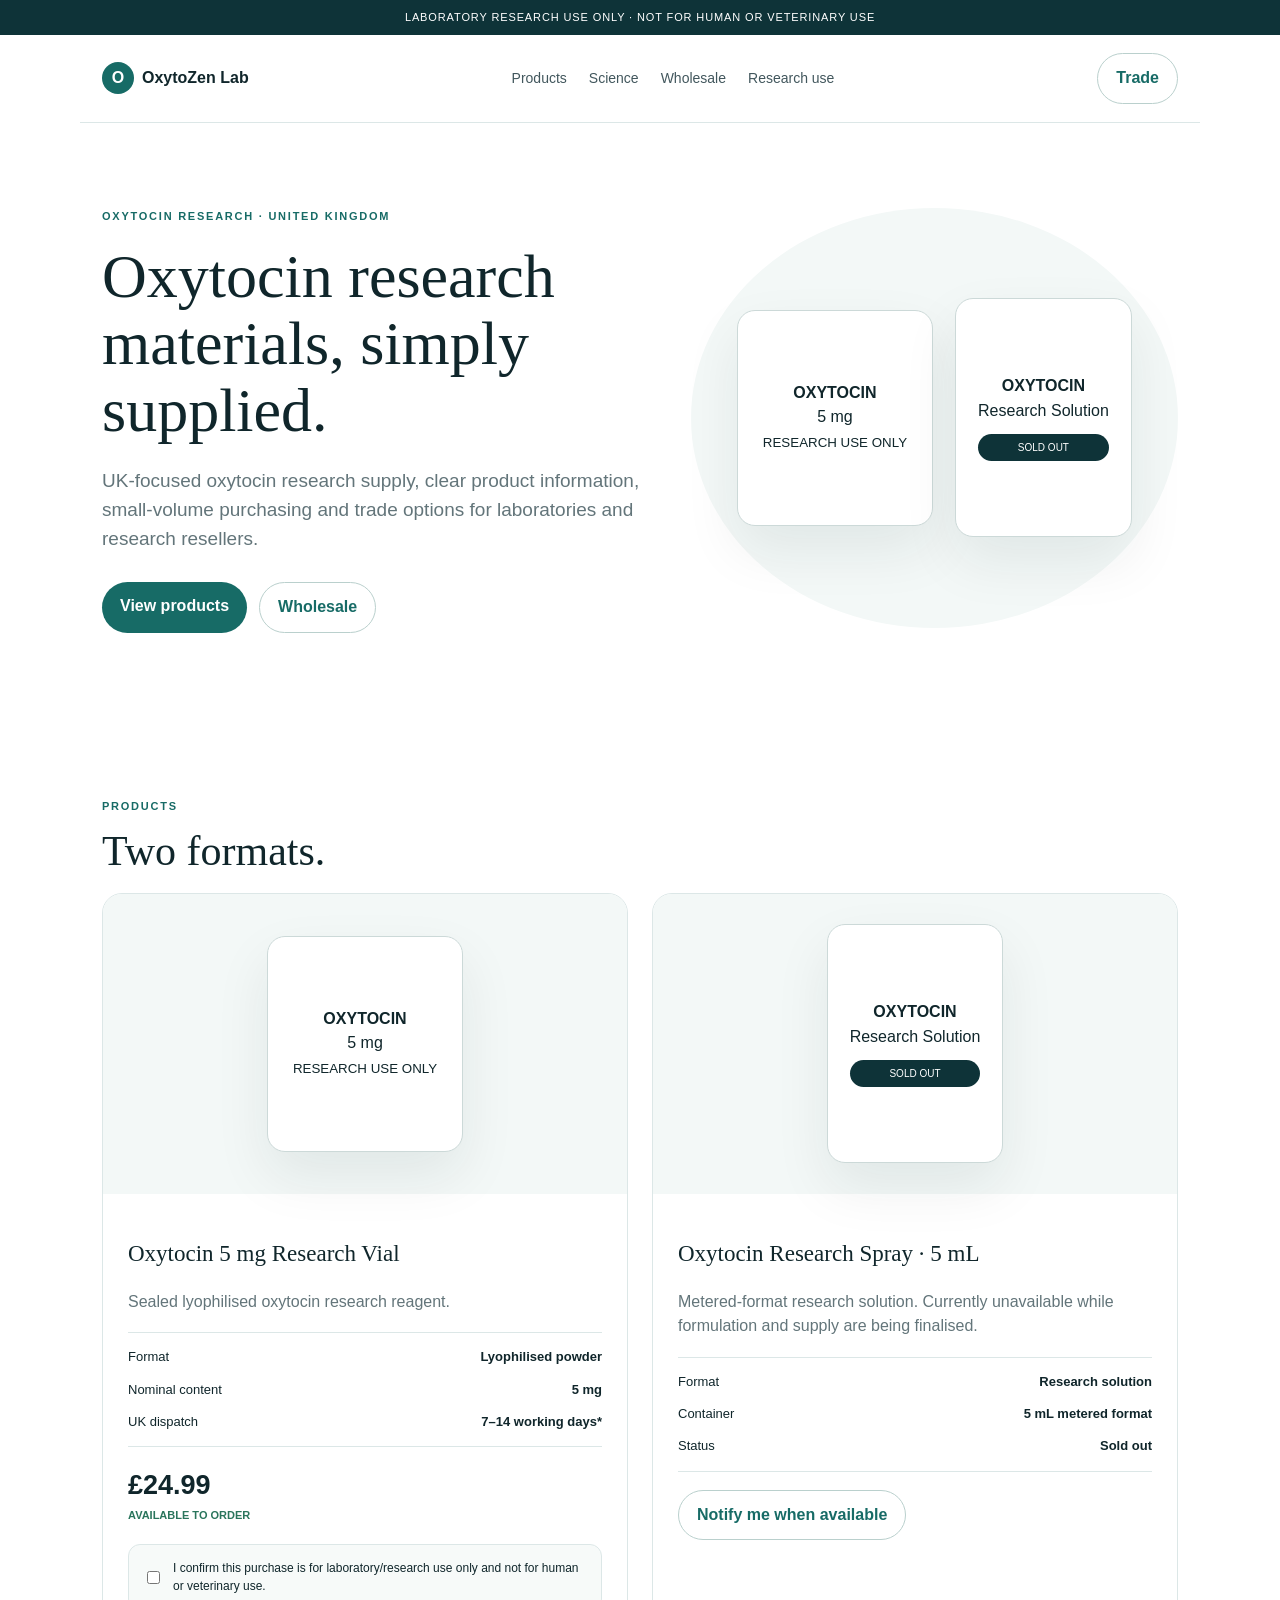
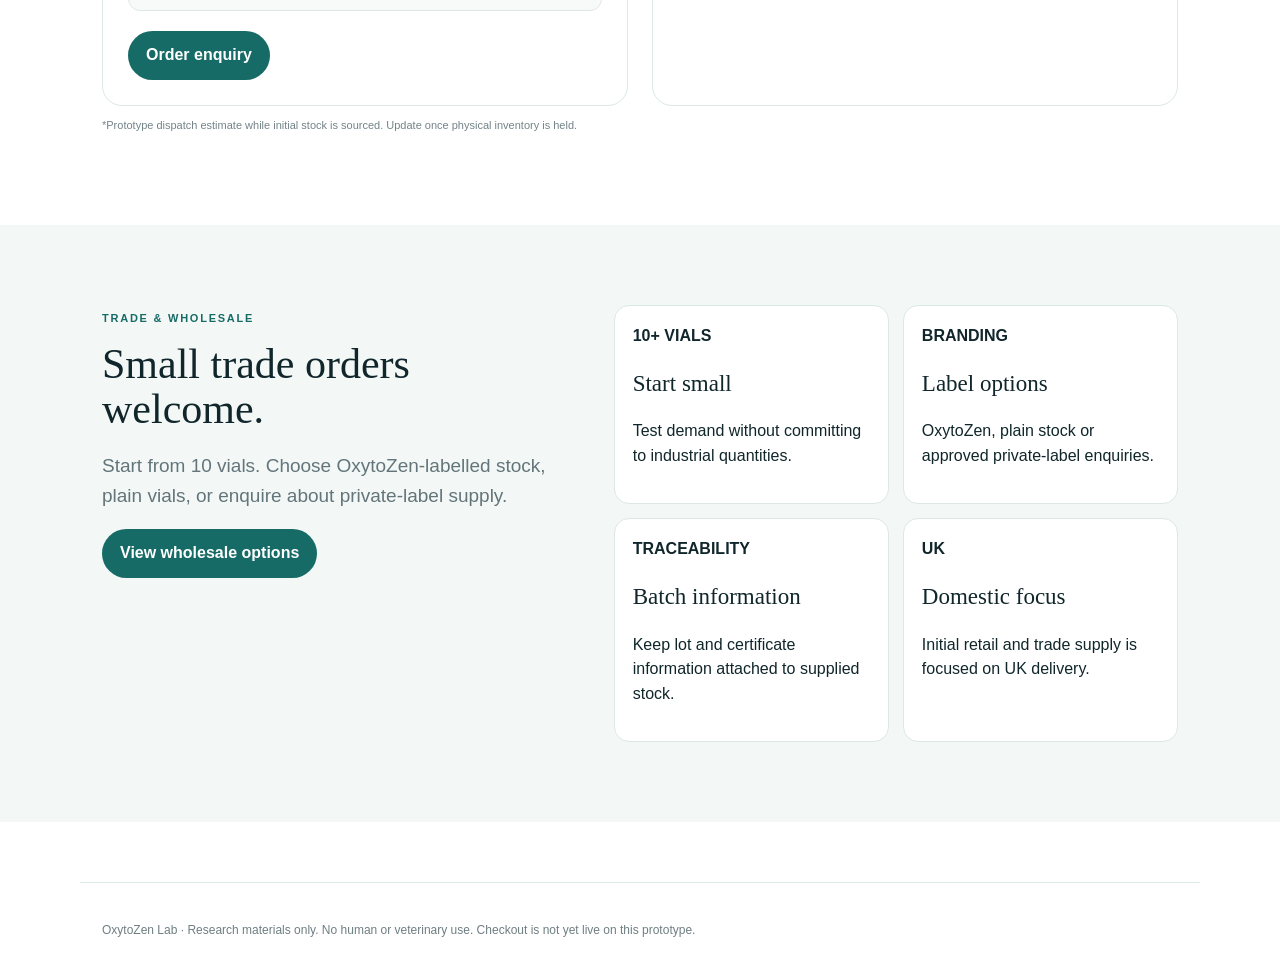
<file: index.html>
<!doctype html><html lang="en-GB"><head><meta charset="utf-8"><meta name="viewport" content="width=device-width,initial-scale=1"><title>Oxytocin UK | 5mg Research Vials & Research Spray | OxytoZen Lab</title><meta name="description" content="UK oxytocin research supply from OxytoZen Lab. 5mg lyophilised research vials, research-solution restock list and wholesale/private-label enquiries."><meta name="keywords" content="oxytocin UK, oxytocin 5mg UK, oxytocin peptide UK, oxytocin research vial, oxytocin research spray, wholesale oxytocin UK"><meta name="robots" content="index,follow,max-snippet:-1,max-image-preview:large"><link rel="canonical" href="https://zenoconorart.github.io/oxytozenlab.com/"><link rel="stylesheet" href="styles.css"><script type="application/ld+json">{"@context":"https://schema.org","@type":"Organization","name":"OxytoZen Lab","url":"https://zenoconorart.github.io/oxytozenlab.com/","description":"UK supplier of oxytocin research reagents."}</script></head><body><div class="notice">Laboratory research use only · Not for human or veterinary use</div><header><a class="brand" href="index.html"><span class="mark">O</span>OxytoZen Lab</a><nav><a href="#products">Products</a><a href="science.html">Science</a><a href="wholesale.html">Wholesale</a><a href="research-use.html">Research use</a></nav><a class="outline" href="wholesale.html">Trade</a></header><main><section class="hero"><div><span class="eyebrow">OXYTOCIN RESEARCH · UNITED KINGDOM</span><h1>Oxytocin research materials, simply supplied.</h1><p class="lede">UK-focused oxytocin research supply, clear product information, small-volume purchasing and trade options for laboratories and research resellers.</p><div class="actions"><a class="btn" href="#products">View products</a><a class="outline" href="wholesale.html">Wholesale</a></div></div><div class="art"><div class="vial"><strong>OXYTOCIN</strong><br>5 mg<br><small>RESEARCH USE ONLY</small></div><div class="spray"><strong>OXYTOCIN</strong><br>Research Solution<span class="sold">SOLD OUT</span></div></div></section><section class="section" id="products"><span class="eyebrow">PRODUCTS</span><h2>Two formats.</h2><div class="products"><article class="card"><div class="card-art"><div class="vial"><strong>OXYTOCIN</strong><br>5 mg<br><small>RESEARCH USE ONLY</small></div></div><div class="card-body"><h3>Oxytocin 5 mg Research Vial</h3><p>Sealed lyophilised oxytocin research reagent.</p><div class="meta"><div><span>Format</span><strong>Lyophilised powder</strong></div><div><span>Nominal content</span><strong>5 mg</strong></div><div><span>UK dispatch</span><strong>7–14 working days*</strong></div></div><div class="price">£24.99</div><div class="status">Available to order</div><div class="check"><input type="checkbox" id="ruo"><label for="ruo">I confirm this purchase is for laboratory/research use only and not for human or veterinary use.</label></div><a class="btn" href="mailto:orders@oxytozenlab.com?subject=Oxytocin%205mg%20research%20vial%20order">Order enquiry</a></div></article><article class="card"><div class="card-art"><div class="spray"><strong>OXYTOCIN</strong><br>Research Solution<span class="sold">SOLD OUT</span></div></div><div class="card-body"><h3>Oxytocin Research Spray · 5 mL</h3><p>Metered-format research solution. Currently unavailable while formulation and supply are being finalised.</p><div class="meta"><div><span>Format</span><strong>Research solution</strong></div><div><span>Container</span><strong>5 mL metered format</strong></div><div><span>Status</span><strong>Sold out</strong></div></div><a class="outline" href="mailto:restock@oxytozenlab.com?subject=Oxytocin%20research%20spray%20restock">Notify me when available</a></div></article></div><p style="font-size:11px;color:#738388">*Prototype dispatch estimate while initial stock is sourced. Update once physical inventory is held.</p></section><section class="trade"><div class="section tradegrid"><div><span class="eyebrow">TRADE & WHOLESALE</span><h2>Small trade orders welcome.</h2><p class="lede">Start from 10 vials. Choose OxytoZen-labelled stock, plain vials, or enquire about private-label supply.</p><a class="btn" href="wholesale.html">View wholesale options</a></div><div class="steps"><div class="step"><strong>10+ VIALS</strong><h3>Start small</h3><p>Test demand without committing to industrial quantities.</p></div><div class="step"><strong>BRANDING</strong><h3>Label options</h3><p>OxytoZen, plain stock or approved private-label enquiries.</p></div><div class="step"><strong>TRACEABILITY</strong><h3>Batch information</h3><p>Keep lot and certificate information attached to supplied stock.</p></div><div class="step"><strong>UK</strong><h3>Domestic focus</h3><p>Initial retail and trade supply is focused on UK delivery.</p></div></div></div></section></main><footer class="footer">OxytoZen Lab · Research materials only. No human or veterinary use. Checkout is not yet live on this prototype.</footer></body></html>
</file>
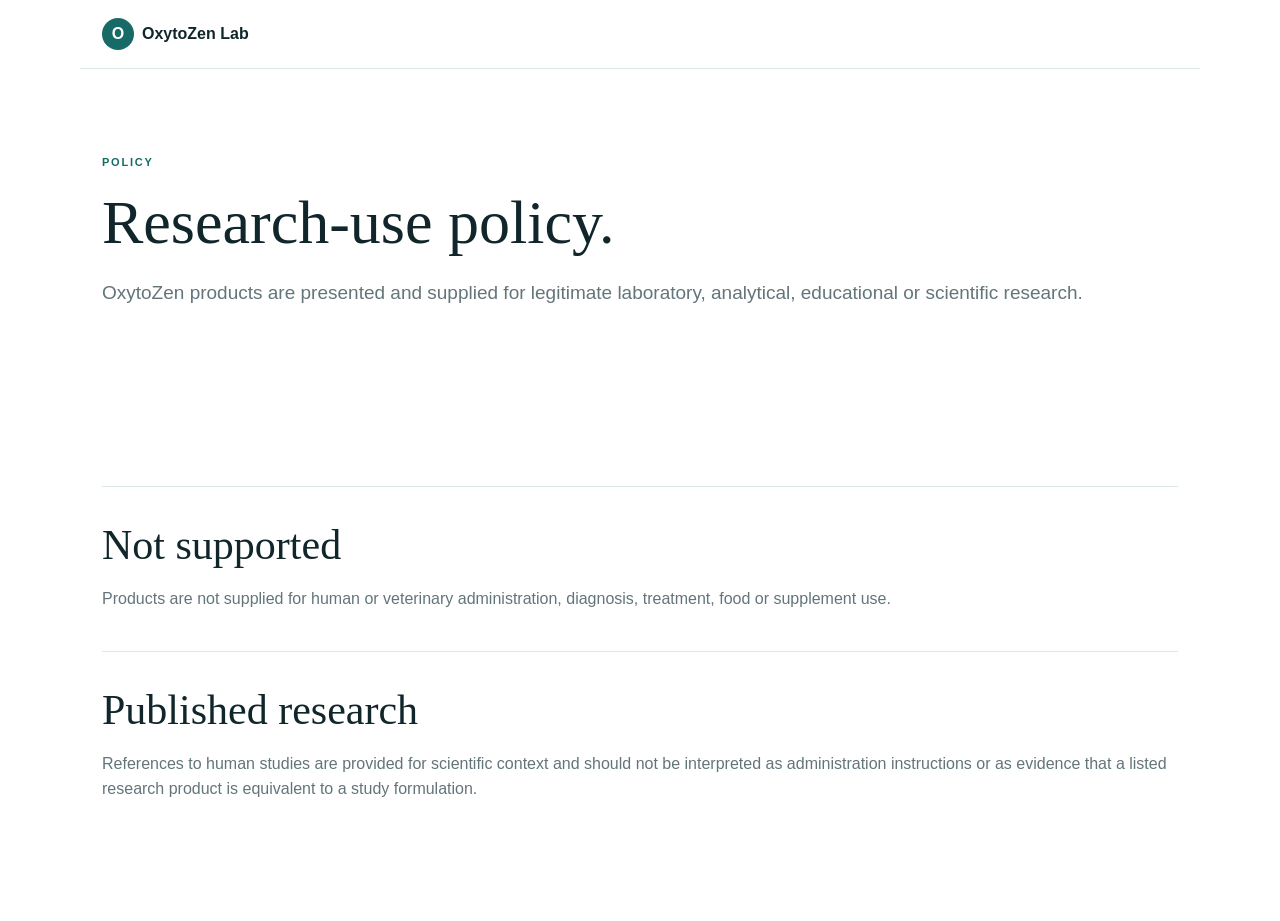
<file: research-use.html>
<!doctype html><html lang="en-GB"><head><meta charset="utf-8"><meta name="viewport" content="width=device-width,initial-scale=1"><title>Research Use Policy | OxytoZen Lab</title><link rel="stylesheet" href="styles.css"></head><body><header><a class="brand" href="index.html"><span class="mark">O</span>OxytoZen Lab</a></header><main><section class="pagehero"><span class="eyebrow">POLICY</span><h1>Research-use policy.</h1><p class="lede">OxytoZen products are presented and supplied for legitimate laboratory, analytical, educational or scientific research.</p></section><section class="content"><article class="paper"><h2>Not supported</h2><p>Products are not supplied for human or veterinary administration, diagnosis, treatment, food or supplement use.</p></article><article class="paper"><h2>Published research</h2><p>References to human studies are provided for scientific context and should not be interpreted as administration instructions or as evidence that a listed research product is equivalent to a study formulation.</p></article></section></main></body></html>
</file>
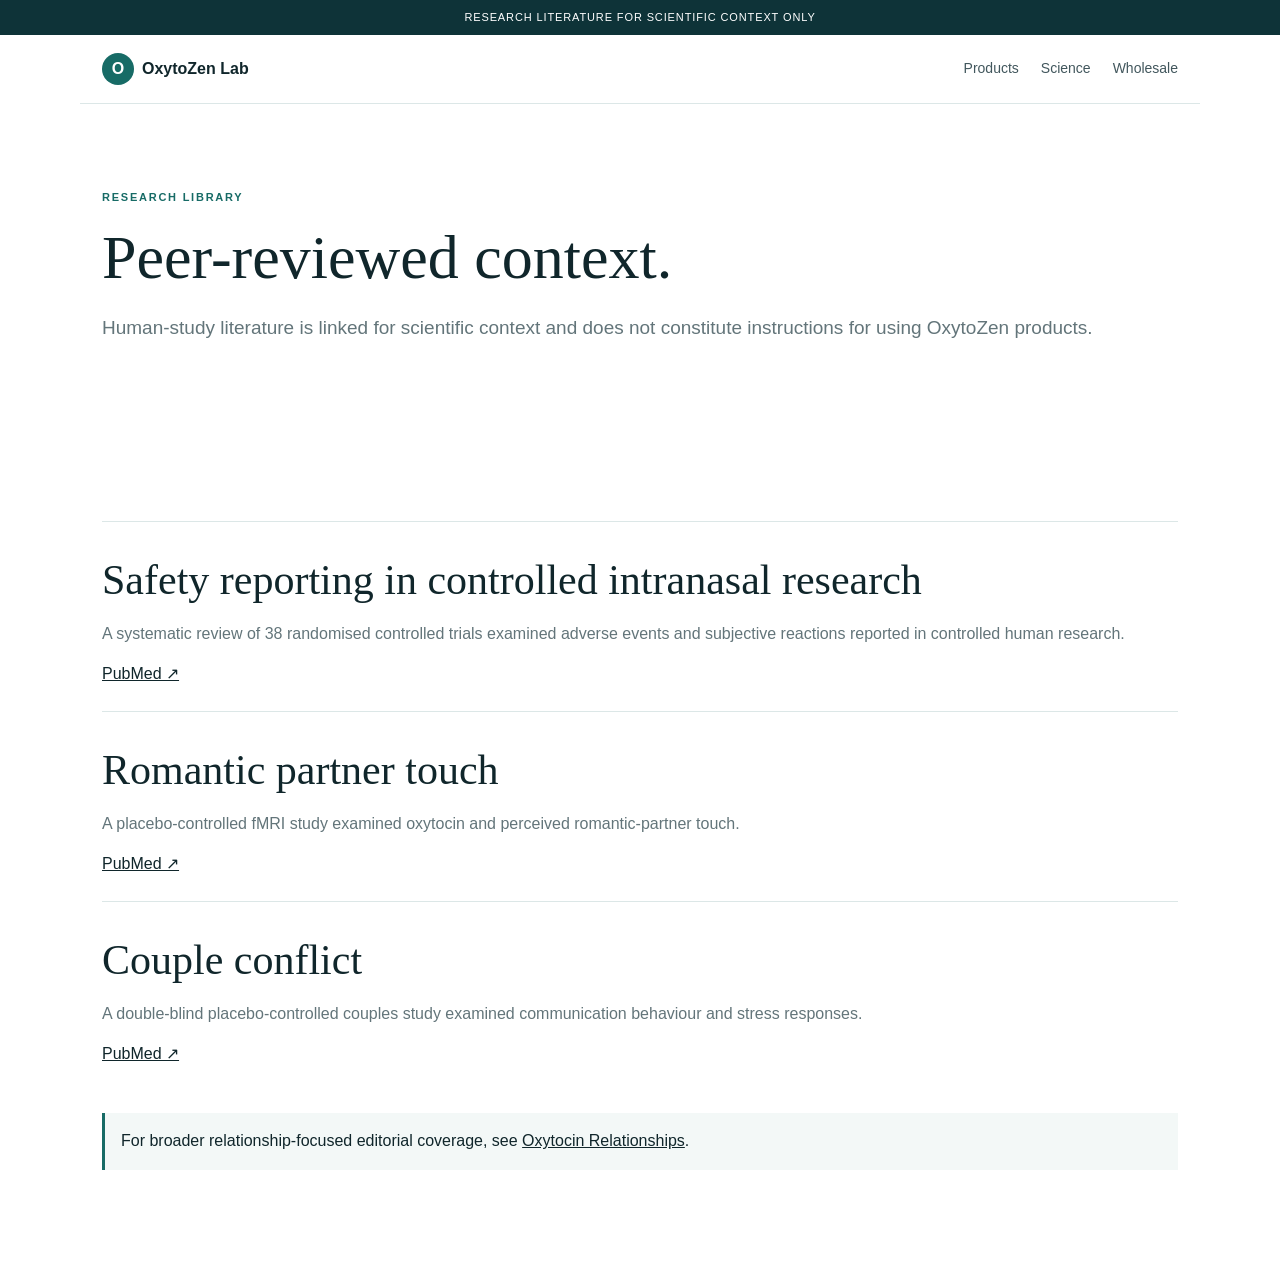
<file: science.html>
<!doctype html><html lang="en-GB"><head><meta charset="utf-8"><meta name="viewport" content="width=device-width,initial-scale=1"><title>Oxytocin Research Library | OxytoZen Lab</title><meta name="description" content="Peer-reviewed oxytocin research references covering controlled human studies and safety reporting."><link rel="stylesheet" href="styles.css"></head><body><div class="notice">Research literature for scientific context only</div><header><a class="brand" href="index.html"><span class="mark">O</span>OxytoZen Lab</a><nav><a href="index.html">Products</a><a href="science.html">Science</a><a href="wholesale.html">Wholesale</a></nav></header><main><section class="pagehero"><span class="eyebrow">RESEARCH LIBRARY</span><h1>Peer-reviewed context.</h1><p class="lede">Human-study literature is linked for scientific context and does not constitute instructions for using OxytoZen products.</p></section><section class="content"><article class="paper"><h2>Safety reporting in controlled intranasal research</h2><p>A systematic review of 38 randomised controlled trials examined adverse events and subjective reactions reported in controlled human research.</p><a href="https://pubmed.ncbi.nlm.nih.gov/21429671/" target="_blank" rel="noopener">PubMed ↗</a></article><article class="paper"><h2>Romantic partner touch</h2><p>A placebo-controlled fMRI study examined oxytocin and perceived romantic-partner touch.</p><a href="https://pubmed.ncbi.nlm.nih.gov/28580708/" target="_blank" rel="noopener">PubMed ↗</a></article><article class="paper"><h2>Couple conflict</h2><p>A double-blind placebo-controlled couples study examined communication behaviour and stress responses.</p><a href="https://pubmed.ncbi.nlm.nih.gov/19027101/" target="_blank" rel="noopener">PubMed ↗</a></article><div class="box">For broader relationship-focused editorial coverage, see <a href="https://zenoconorart.github.io/OxytocinRelationships.com/">Oxytocin Relationships</a>.</div></section></main></body></html>
</file>
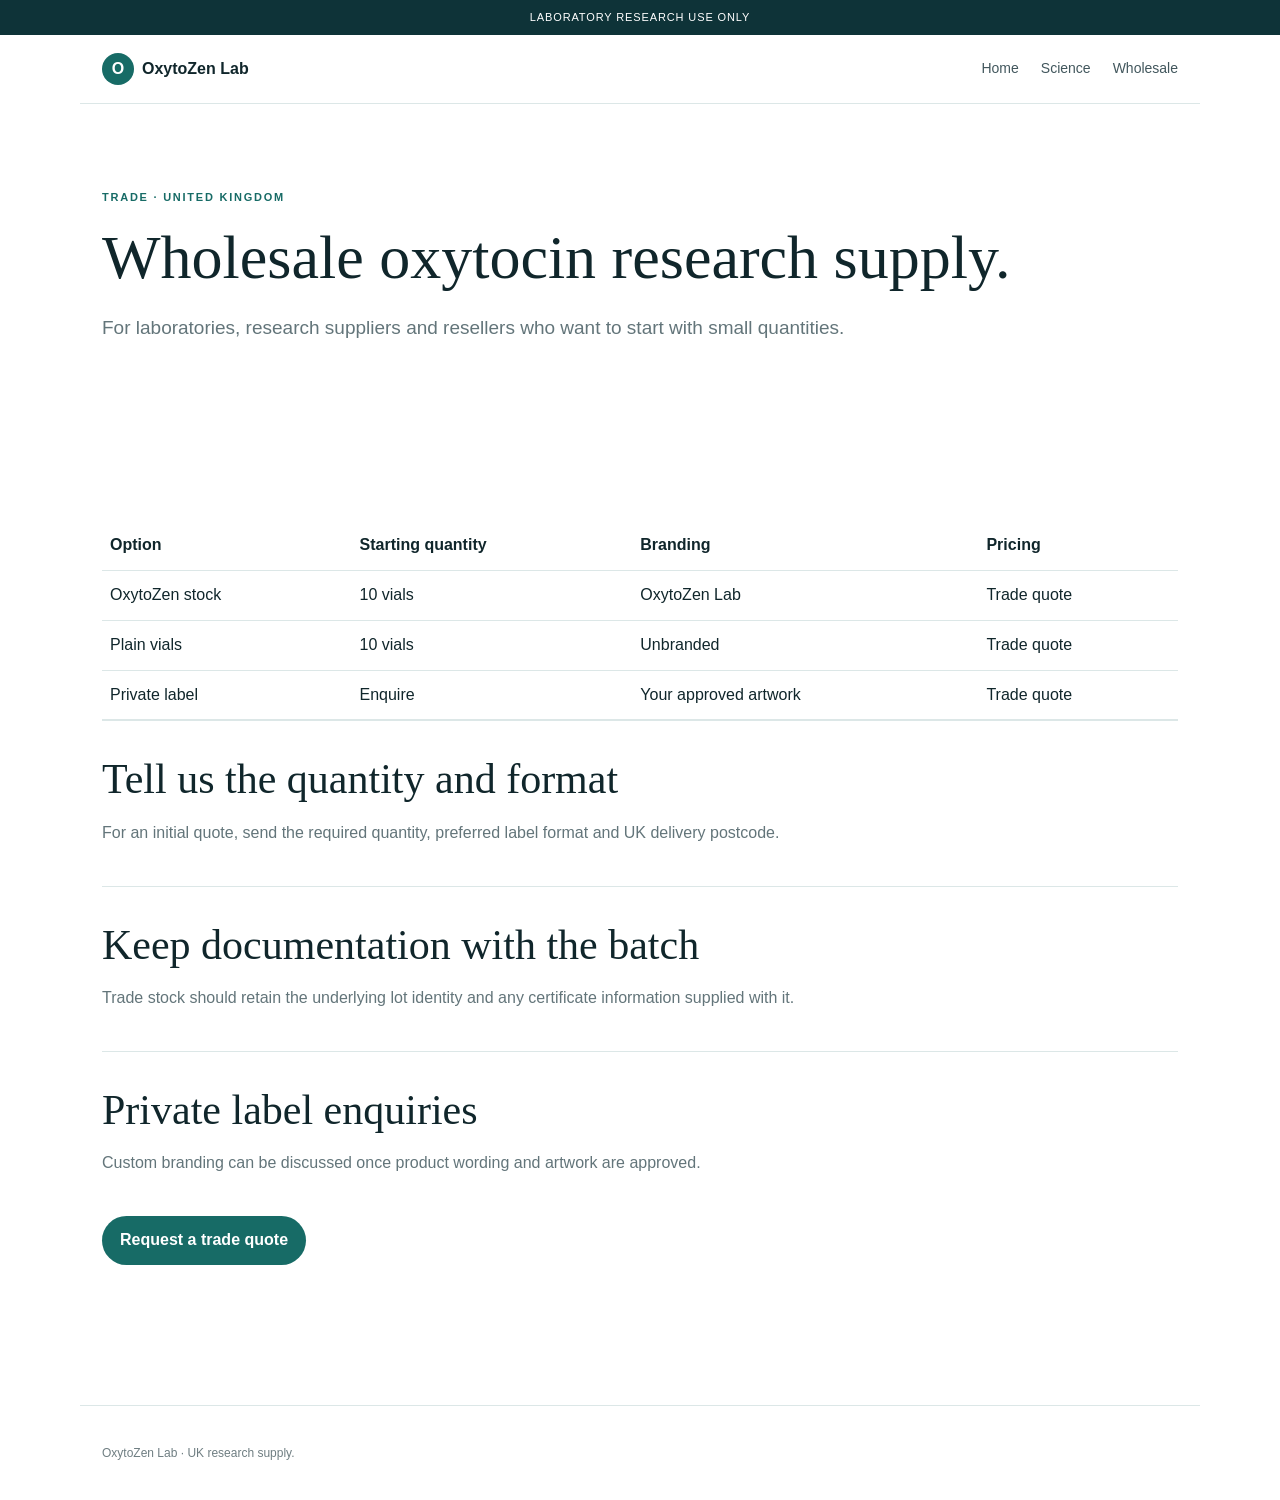
<file: wholesale.html>
<!doctype html><html lang="en-GB"><head><meta charset="utf-8"><meta name="viewport" content="width=device-width,initial-scale=1"><title>Wholesale Oxytocin UK | Private Label Research Vials | OxytoZen Lab</title><meta name="description" content="UK wholesale oxytocin research-vial enquiries from 10 units, with OxytoZen-labelled, plain and private-label options."><link rel="stylesheet" href="styles.css"></head><body><div class="notice">Laboratory research use only</div><header><a class="brand" href="index.html"><span class="mark">O</span>OxytoZen Lab</a><nav><a href="index.html">Home</a><a href="science.html">Science</a><a href="wholesale.html">Wholesale</a></nav></header><main><section class="pagehero"><span class="eyebrow">TRADE · UNITED KINGDOM</span><h1>Wholesale oxytocin research supply.</h1><p class="lede">For laboratories, research suppliers and resellers who want to start with small quantities.</p></section><section class="content"><table class="table"><thead><tr><th>Option</th><th>Starting quantity</th><th>Branding</th><th>Pricing</th></tr></thead><tbody><tr><td>OxytoZen stock</td><td>10 vials</td><td>OxytoZen Lab</td><td>Trade quote</td></tr><tr><td>Plain vials</td><td>10 vials</td><td>Unbranded</td><td>Trade quote</td></tr><tr><td>Private label</td><td>Enquire</td><td>Your approved artwork</td><td>Trade quote</td></tr></tbody></table><article class="paper"><h2>Tell us the quantity and format</h2><p>For an initial quote, send the required quantity, preferred label format and UK delivery postcode.</p></article><article class="paper"><h2>Keep documentation with the batch</h2><p>Trade stock should retain the underlying lot identity and any certificate information supplied with it.</p></article><article class="paper"><h2>Private label enquiries</h2><p>Custom branding can be discussed once product wording and artwork are approved.</p></article><a class="btn" href="mailto:trade@oxytozenlab.com?subject=Wholesale%20oxytocin%20research%20enquiry">Request a trade quote</a></section></main><footer class="footer">OxytoZen Lab · UK research supply.</footer></body></html>
</file>
<file: styles.css>
:root{--ink:#10262b;--muted:#63757a;--line:#dce7e7;--wash:#f3f8f7;--teal:#176b66;--dark:#0e3338}*{box-sizing:border-box}body{margin:0;font-family:Arial,sans-serif;color:var(--ink);line-height:1.55}a{color:inherit}.notice{background:var(--dark);color:#fff;text-align:center;padding:9px;font-size:11px;letter-spacing:.08em;text-transform:uppercase}header{max-width:1120px;margin:auto;padding:18px 22px;display:flex;align-items:center;justify-content:space-between;border-bottom:1px solid var(--line)}.brand{text-decoration:none;font-weight:bold}.mark{display:inline-grid;place-items:center;width:32px;height:32px;border-radius:50%;background:var(--teal);color:#fff;margin-right:8px}nav{display:flex;gap:22px;font-size:14px}nav a{text-decoration:none;color:#42575d}.btn,.outline{display:inline-block;border-radius:999px;padding:12px 18px;text-decoration:none;font-weight:bold}.btn{background:var(--teal);color:#fff}.outline{border:1px solid #bad0cd;color:var(--teal)}.hero,.section,.pagehero,.content{max-width:1120px;margin:auto;padding:80px 22px}.hero{display:grid;grid-template-columns:1.05fr .95fr;gap:50px;align-items:center}.eyebrow{font-size:11px;letter-spacing:.16em;font-weight:bold;color:var(--teal);text-transform:uppercase}h1,h2,h3{font-family:Georgia,serif;font-weight:500;line-height:1.08}h1{font-size:62px;margin:15px 0 22px}h2{font-size:42px;margin:12px 0 18px}h3{font-size:23px}.lede{font-size:19px;color:var(--muted)}.actions{display:flex;gap:12px;flex-wrap:wrap;margin-top:28px}.art{min-height:420px;background:var(--wash);border-radius:50%;display:flex;align-items:center;justify-content:center;gap:22px}.vial,.spray{background:#fff;border:1px solid #ccd9d8;border-radius:18px;padding:70px 25px;text-align:center;box-shadow:0 24px 55px rgba(16,38,43,.08)}.spray{padding:75px 22px}.sold{display:block;background:var(--dark);color:#fff;border-radius:999px;padding:6px 9px;font-size:10px;margin-top:10px}.products{display:grid;grid-template-columns:1fr 1fr;gap:24px}.card{border:1px solid var(--line);border-radius:20px;overflow:hidden}.card-art{background:var(--wash);min-height:300px;display:flex;align-items:center;justify-content:center}.card-body{padding:25px}.card p,.paper p{color:var(--muted)}.meta{border-top:1px solid var(--line);border-bottom:1px solid var(--line);padding:8px 0;margin:18px 0}.meta div{display:flex;justify-content:space-between;padding:6px 0;font-size:13px}.price{font-size:27px;font-weight:bold}.status{font-size:11px;text-transform:uppercase;color:#2a755c;font-weight:bold}.trade{background:var(--wash)}.tradegrid{display:grid;grid-template-columns:.9fr 1.1fr;gap:50px}.steps{display:grid;grid-template-columns:1fr 1fr;gap:14px}.step{background:#fff;border:1px solid var(--line);border-radius:15px;padding:18px}.paper{border-top:1px solid var(--line);padding:24px 0}.table{width:100%;border-collapse:collapse}.table th,.table td{padding:12px 8px;border-bottom:1px solid var(--line);text-align:left}.check{display:flex;gap:10px;background:#f7faf9;border:1px solid var(--line);border-radius:12px;padding:14px;font-size:12px;margin:20px 0}.box{background:var(--wash);border-left:3px solid var(--teal);padding:16px;margin:22px 0}.footer{max-width:1120px;margin:60px auto 0;padding:38px 22px;border-top:1px solid var(--line);color:#6f7e82;font-size:12px}@media(max-width:800px){nav{display:none}.hero,.products,.tradegrid{grid-template-columns:1fr}.steps{grid-template-columns:1fr}h1{font-size:43px}.art{min-height:330px}}
</file>
